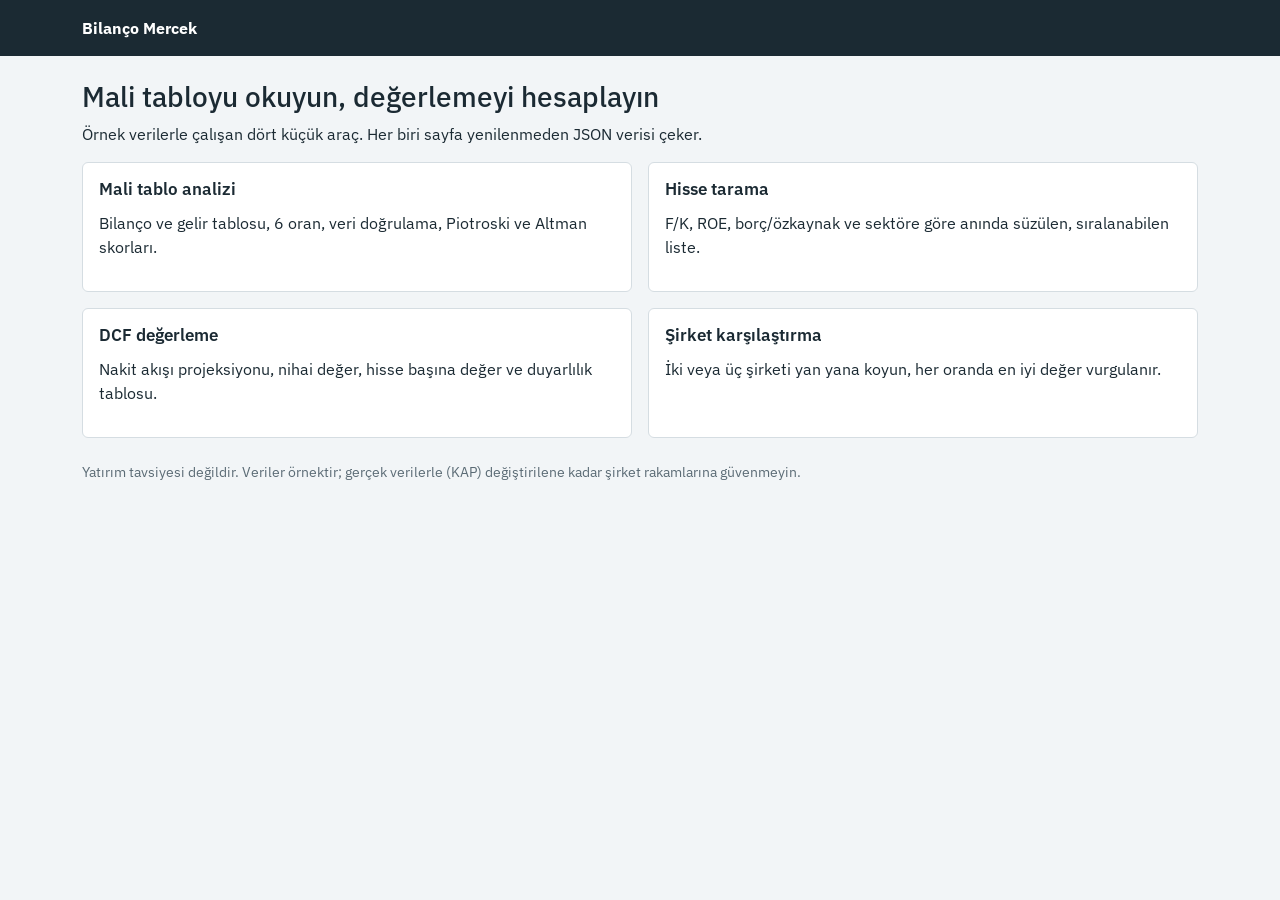
<file: finans-web-mini/index.html>
<!DOCTYPE html>
<html lang="tr">
<head>
  <meta charset="UTF-8">
  <meta name="viewport" content="width=device-width, initial-scale=1">
  <title>Bilanço Mercek — Temel Analiz Araçları</title>
  <link rel="stylesheet" href="https://cdn.jsdelivr.net/npm/bootstrap@5.3.3/dist/css/bootstrap.min.css">
  <link rel="stylesheet" href="https://fonts.googleapis.com/css2?family=IBM+Plex+Sans:wght@400;600&display=swap">
  <link rel="stylesheet" href="assets/stil.css">
  <style>a.kart{display:block;color:inherit;text-decoration:none;height:100%}a.kart:hover{border-color:var(--vurgu)}</style>
</head>
<body>
  <header class="ust"><div class="container"><strong>Bilanço Mercek</strong></div></header>
  <main class="container my-4">
    <h1 class="h3">Mali tabloyu okuyun, değerlemeyi hesaplayın</h1>
    <p>Örnek verilerle çalışan dört küçük araç. Her biri sayfa yenilenmeden JSON verisi çeker.</p>
    <div class="row g-3">
      <div class="col-md-6"><a class="kart panel" href="mali-tablo/"><h2>Mali tablo analizi</h2>
        Bilanço ve gelir tablosu, 6 oran, veri doğrulama, Piotroski ve Altman skorları.</a></div>
      <div class="col-md-6"><a class="kart panel" href="hisse-tarama/"><h2>Hisse tarama</h2>
        F/K, ROE, borç/özkaynak ve sektöre göre anında süzülen, sıralanabilen liste.</a></div>
      <div class="col-md-6"><a class="kart panel" href="degerleme/"><h2>DCF değerleme</h2>
        Nakit akışı projeksiyonu, nihai değer, hisse başına değer ve duyarlılık tablosu.</a></div>
      <div class="col-md-6"><a class="kart panel" href="karsilastirma/"><h2>Şirket karşılaştırma</h2>
        İki veya üç şirketi yan yana koyun, her oranda en iyi değer vurgulanır.</a></div>
    </div>
  </main>
  <footer class="container pb-4 not">
    Yatırım tavsiyesi değildir. Veriler örnektir; gerçek verilerle (KAP) değiştirilene kadar şirket rakamlarına güvenmeyin.
  </footer>
</body>
</html>
</file>
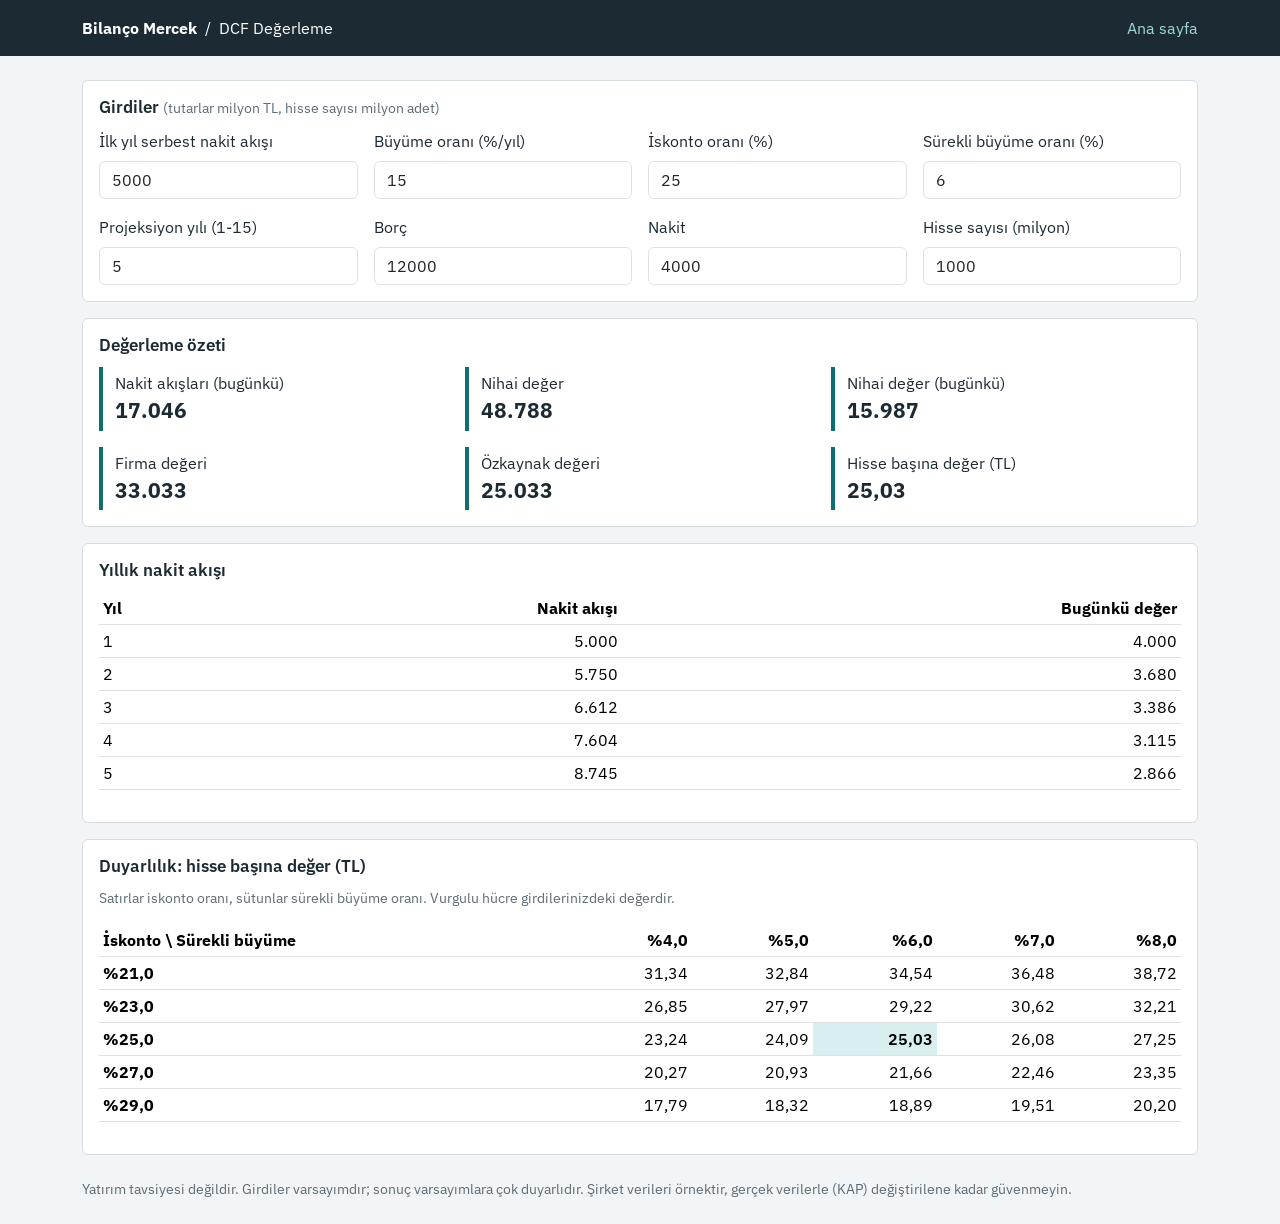
<file: finans-web-mini/degerleme/index.html>
<!DOCTYPE html>
<html lang="tr">
<head>
  <meta charset="UTF-8">
  <meta name="viewport" content="width=device-width, initial-scale=1">
  <title>Bilanço Mercek — DCF Değerleme</title>
  <link rel="stylesheet" href="https://cdn.jsdelivr.net/npm/bootstrap@5.3.3/dist/css/bootstrap.min.css">
  <link rel="stylesheet" href="https://fonts.googleapis.com/css2?family=IBM+Plex+Sans:wght@400;600&display=swap">
  <link rel="stylesheet" href="../assets/stil.css">
  <style>td.merkez{background:#d9eeee;font-weight:600}</style>
</head>
<body>
  <header class="ust"><div class="container">
    <strong>Bilanço Mercek</strong> &nbsp;/&nbsp; DCF Değerleme
    <span class="float-end"><a href="../index.html">Ana sayfa</a></span>
  </div></header>

  <main class="container my-4">
    <div class="panel">
      <h2>Girdiler <span class="not fw-normal">(tutarlar milyon TL, hisse sayısı milyon adet)</span></h2>
      <div class="row g-3" id="girdiler">
        <div class="col-6 col-md-3"><label class="form-label" for="fcf">İlk yıl serbest nakit akışı</label>
          <input id="fcf" type="number" class="form-control" value="5000"></div>
        <div class="col-6 col-md-3"><label class="form-label" for="buyume">Büyüme oranı (%/yıl)</label>
          <input id="buyume" type="number" step="0.5" class="form-control" value="15"></div>
        <div class="col-6 col-md-3"><label class="form-label" for="iskonto">İskonto oranı (%)</label>
          <input id="iskonto" type="number" step="0.5" class="form-control" value="25"></div>
        <div class="col-6 col-md-3"><label class="form-label" for="surekli">Sürekli büyüme oranı (%)</label>
          <input id="surekli" type="number" step="0.5" class="form-control" value="6"></div>
        <div class="col-6 col-md-3"><label class="form-label" for="yil">Projeksiyon yılı (1-15)</label>
          <input id="yil" type="number" min="1" max="15" class="form-control" value="5"></div>
        <div class="col-6 col-md-3"><label class="form-label" for="borc">Borç</label>
          <input id="borc" type="number" class="form-control" value="12000"></div>
        <div class="col-6 col-md-3"><label class="form-label" for="nakit">Nakit</label>
          <input id="nakit" type="number" class="form-control" value="4000"></div>
        <div class="col-6 col-md-3"><label class="form-label" for="hisse">Hisse sayısı (milyon)</label>
          <input id="hisse" type="number" class="form-control" value="1000"></div>
      </div>
    </div>

    <div id="hata"></div>
    <div id="sonuc" class="d-none">
      <div class="panel"><h2>Değerleme özeti</h2><div class="row g-3" id="ozet"></div></div>
      <div class="panel"><h2>Yıllık nakit akışı</h2><div class="table-responsive" id="nakitTablo"></div></div>
      <div class="panel"><h2>Duyarlılık: hisse başına değer (TL)</h2>
        <p class="not">Satırlar iskonto oranı, sütunlar sürekli büyüme oranı. Vurgulu hücre girdilerinizdeki değerdir.</p>
        <div class="table-responsive" id="duyarlilik"></div></div>
    </div>
  </main>

  <footer class="container pb-4 not">
    Yatırım tavsiyesi değildir. Girdiler varsayımdır; sonuç varsayımlara çok duyarlıdır. Şirket verileri örnektir, gerçek verilerle (KAP) değiştirilene kadar güvenmeyin.
  </footer>

  <script src="https://code.jquery.com/jquery-3.7.1.min.js"></script>
  <script src="app.js"></script>
</body>
</html>
</file>
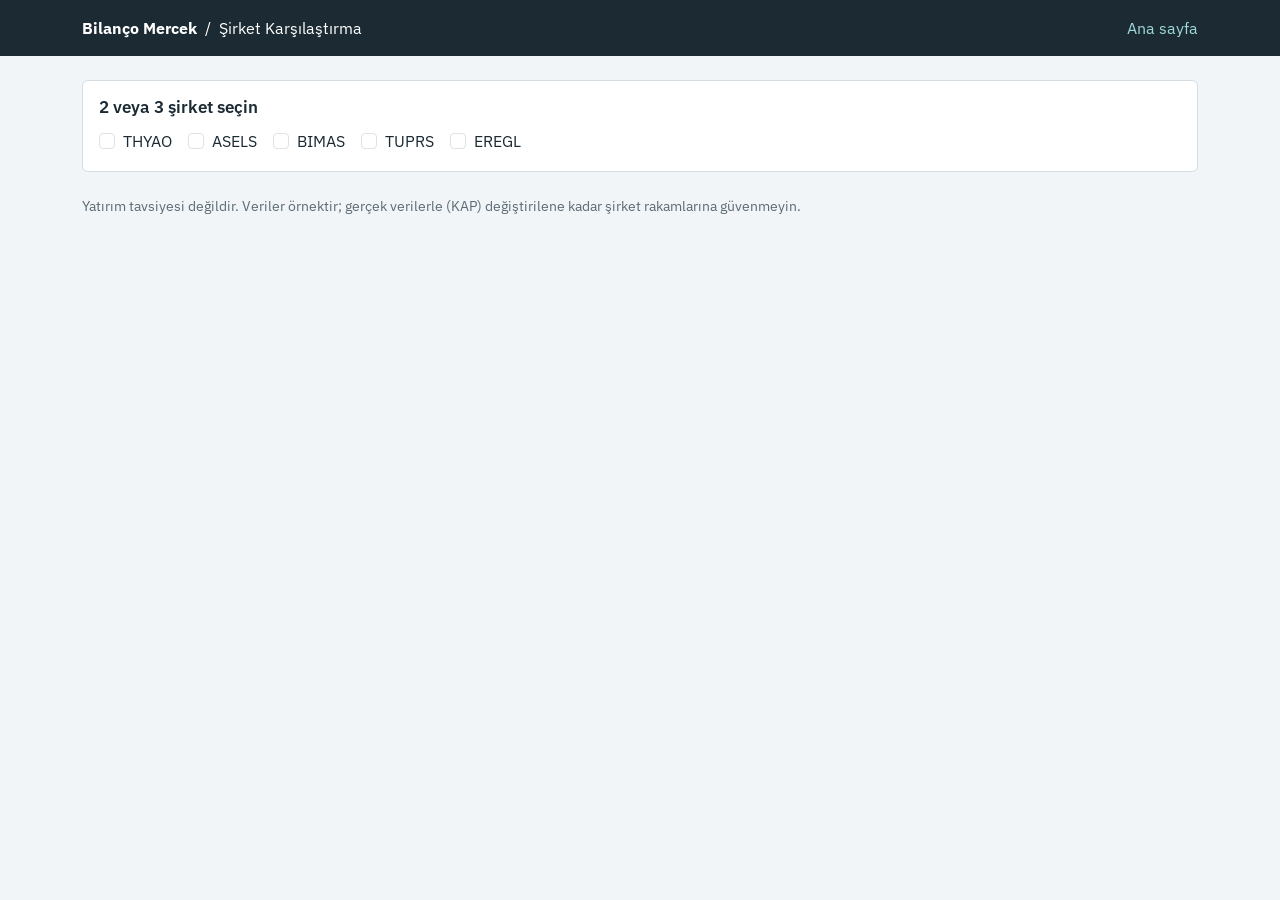
<file: finans-web-mini/karsilastirma/index.html>
<!DOCTYPE html>
<html lang="tr">
<head>
  <meta charset="UTF-8">
  <meta name="viewport" content="width=device-width, initial-scale=1">
  <title>Bilanço Mercek — Şirket Karşılaştırma</title>
  <link rel="stylesheet" href="https://cdn.jsdelivr.net/npm/bootstrap@5.3.3/dist/css/bootstrap.min.css">
  <link rel="stylesheet" href="https://fonts.googleapis.com/css2?family=IBM+Plex+Sans:wght@400;600&display=swap">
  <link rel="stylesheet" href="../assets/stil.css">
  <style>td.en-iyi{background:#d9eeee;font-weight:600}</style>
</head>
<body>
  <header class="ust"><div class="container">
    <strong>Bilanço Mercek</strong> &nbsp;/&nbsp; Şirket Karşılaştırma
    <span class="float-end"><a href="../index.html">Ana sayfa</a></span>
  </div></header>
  <main class="container my-4">
    <div class="panel">
      <h2>2 veya 3 şirket seçin</h2>
      <div id="secenekler" class="d-flex flex-wrap gap-3"></div>
    </div>
    <div id="uyari"></div>
    <div class="panel d-none" id="sonuc">
      <h2>Karşılaştırma (son dönem)</h2>
      <p class="not">Vurgulu hücre, o satırdaki en iyi değerdir (borç/özkaynakta en düşük).</p>
      <div class="table-responsive" id="tablo"></div>
    </div>
  </main>
  <footer class="container pb-4 not">
    Yatırım tavsiyesi değildir. Veriler örnektir; gerçek verilerle (KAP) değiştirilene kadar şirket rakamlarına güvenmeyin.
  </footer>
  <script src="https://code.jquery.com/jquery-3.7.1.min.js"></script>
  <script src="../mali-tablo/skorlar.js"></script> <!-- Piotroski ve Altman'ı tekrar yazmamak için paylaşıyoruz -->
  <script src="app.js"></script>
</body>
</html>
</file>
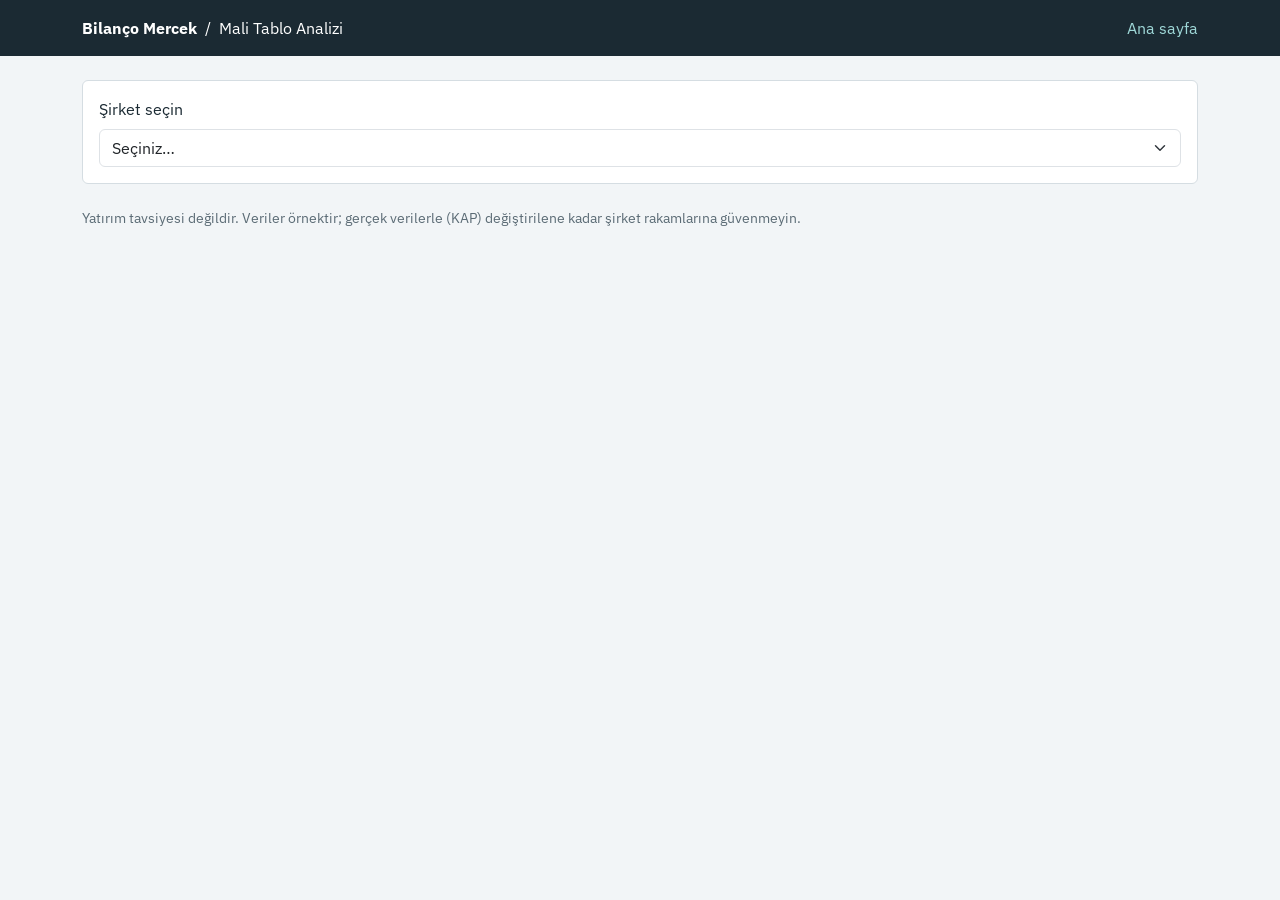
<file: finans-web-mini/mali-tablo/index.html>
<!DOCTYPE html>
<html lang="tr">
<head>
  <meta charset="UTF-8">
  <meta name="viewport" content="width=device-width, initial-scale=1">
  <title>Bilanço Mercek — Mali Tablo Analizi</title>
  <!-- Kütüphaneler CDN'den: kurulum veya derleme yok -->
  <link rel="stylesheet" href="https://cdn.jsdelivr.net/npm/bootstrap@5.3.3/dist/css/bootstrap.min.css">
  <link rel="stylesheet" href="https://fonts.googleapis.com/css2?family=IBM+Plex+Sans:wght@400;600&display=swap">
  <link rel="stylesheet" href="../assets/stil.css">
</head>
<body>
  <header class="ust"><div class="container">
    <strong>Bilanço Mercek</strong> &nbsp;/&nbsp; Mali Tablo Analizi
    <span class="float-end"><a href="../index.html">Ana sayfa</a></span>
  </div></header>

  <main class="container my-4">
    <div class="panel">
      <label for="sirketSec" class="form-label">Şirket seçin</label>
      <select id="sirketSec" class="form-select"><option value="">Seçiniz…</option></select>
    </div>

    <div id="uyari"></div>
    <div id="icerik" class="d-none">
      <h1 class="h4" id="baslik"></h1>
      <div class="panel"><h2>Veri doğrulama</h2><div id="dogrulama"></div></div>
      <div class="panel"><h2>Oranlar</h2><div id="oranlar" class="row g-3"></div></div>
      <div class="panel"><h2>Finansal sağlık skorları</h2><div id="skorlar"></div></div>
      <div class="row">
        <div class="col-lg-6"><div class="panel"><h2>Bilanço</h2><div class="table-responsive" id="bilancoTablo"></div></div></div>
        <div class="col-lg-6"><div class="panel"><h2>Gelir tablosu</h2><div class="table-responsive" id="gelirTablo"></div></div></div>
      </div>
    </div>
  </main>

  <footer class="container pb-4 not">
    Yatırım tavsiyesi değildir. Veriler örnektir; gerçek verilerle (KAP) değiştirilene kadar şirket rakamlarına güvenmeyin.
  </footer>

  <script src="https://code.jquery.com/jquery-3.7.1.min.js"></script>
  <script src="skorlar.js"></script>
  <script src="app.js"></script>
</body>
</html>
</file>
<file: finans-web-mini/assets/stil.css>
/* Ortak stil: CSS değişkenleri tek yerde, tüm sayfalar kullanır */
:root{--zemin:#f2f5f7;--murekkep:#1b2a33;--vurgu:#0f6e6e;--ok:#2e7d4f;--uyari:#b57a00;--cizgi:#d5dde2}
body{background:var(--zemin);color:var(--murekkep);font-family:"IBM Plex Sans","Segoe UI",system-ui,sans-serif}
.ust{background:var(--murekkep);color:#fff;padding:1rem 0}
.ust a{color:#9fd8d8;text-decoration:none}
.panel{background:#fff;border:1px solid var(--cizgi);border-radius:6px;padding:1rem;margin-bottom:1rem}
.panel h2{font-size:1.05rem;font-weight:600;margin-bottom:.75rem}
table.rakam td:not(:first-child),table.rakam th:not(:first-child){text-align:right;font-variant-numeric:tabular-nums}
.rozet-ok{background:var(--ok)}.rozet-uyari{background:var(--uyari)}
.oran-kutu{border-left:4px solid var(--vurgu);padding:.25rem .75rem}
.oran-kutu b{display:block;font-size:1.3rem;font-variant-numeric:tabular-nums}
.not{font-size:.85rem;color:#5b6b75}
</file>
